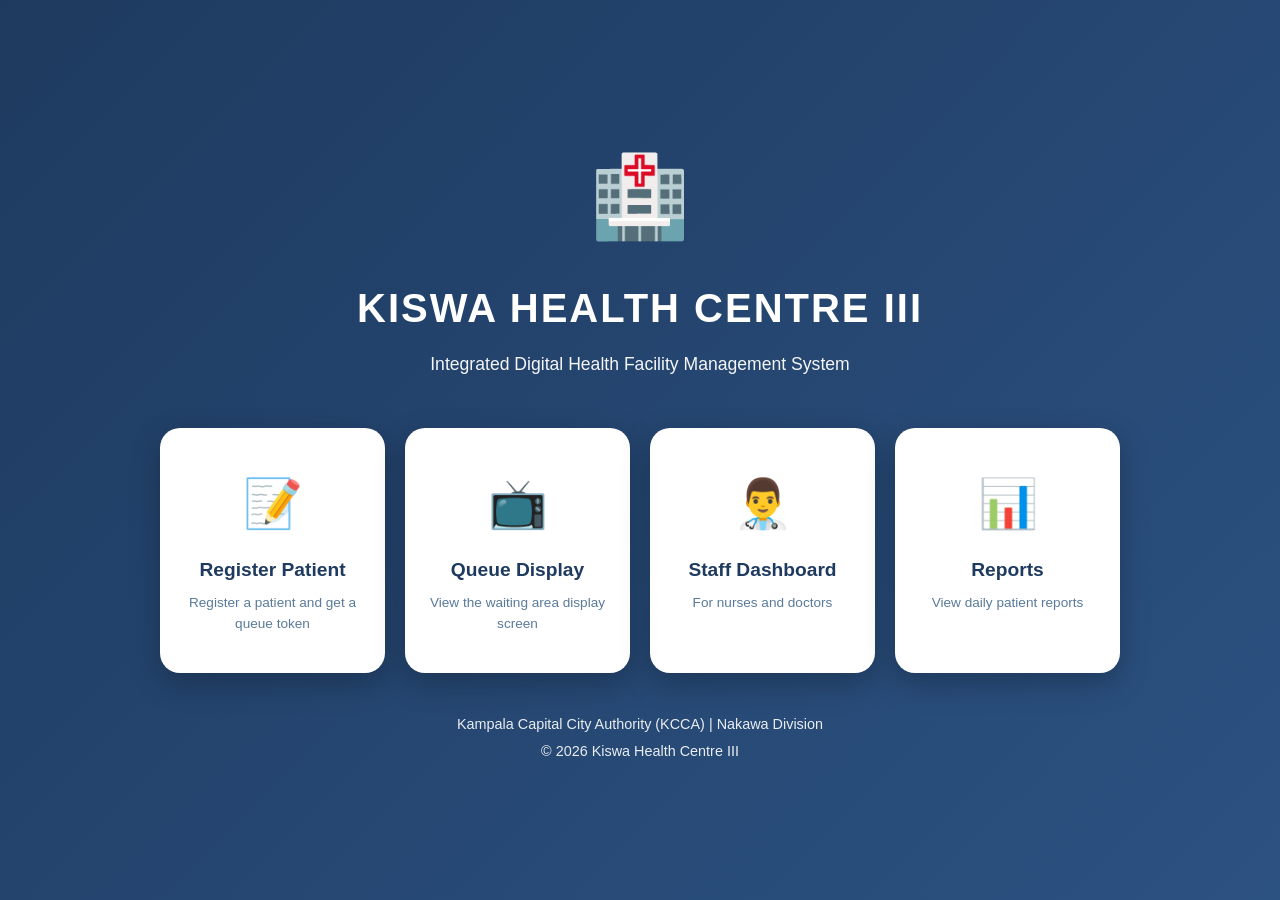
<file: index.html>
<!DOCTYPE html>
<html lang="en">
<head>
    <meta charset="UTF-8">
    <meta name="viewport" content="width=device-width, initial-scale=1.0">
    <title>Kiswa Health Centre III - Home</title>
    <link rel="stylesheet" href="style.css">
</head>
<body class="home-page">

    <div class="home-container">
        
        <div class="home-header">
            <div class="logo-icon">🏥</div>
            <h1>KISWA HEALTH CENTRE III</h1>
            <p class="subtitle">Integrated Digital Health Facility Management System</p>
        </div>

        <div class="home-buttons">

            <a href="register.html" class="home-btn">
                <span class="btn-icon">📝</span>
                <span class="btn-title">Register Patient</span>
                <span class="btn-desc">Register a patient and get a queue token</span>
            </a>

            <a href="display.html" class="home-btn">
                <span class="btn-icon">📺</span>
                <span class="btn-title">Queue Display</span>
                <span class="btn-desc">View the waiting area display screen</span>
            </a>

            <a href="dashboard.html" class="home-btn">
                <span class="btn-icon">👨‍⚕️</span>
                <span class="btn-title">Staff Dashboard</span>
                <span class="btn-desc">For nurses and doctors</span>
            </a>

            <a href="reports.html" class="home-btn">
                <span class="btn-icon">📊</span>
                <span class="btn-title">Reports</span>
                <span class="btn-desc">View daily patient reports</span>
            </a>

        </div>

        <div class="home-footer">
            <p>Kampala Capital City Authority (KCCA) | Nakawa Division</p>
            <p>&copy; 2026 Kiswa Health Centre III</p>
        </div>

    </div>

</body>
</html>
</file>
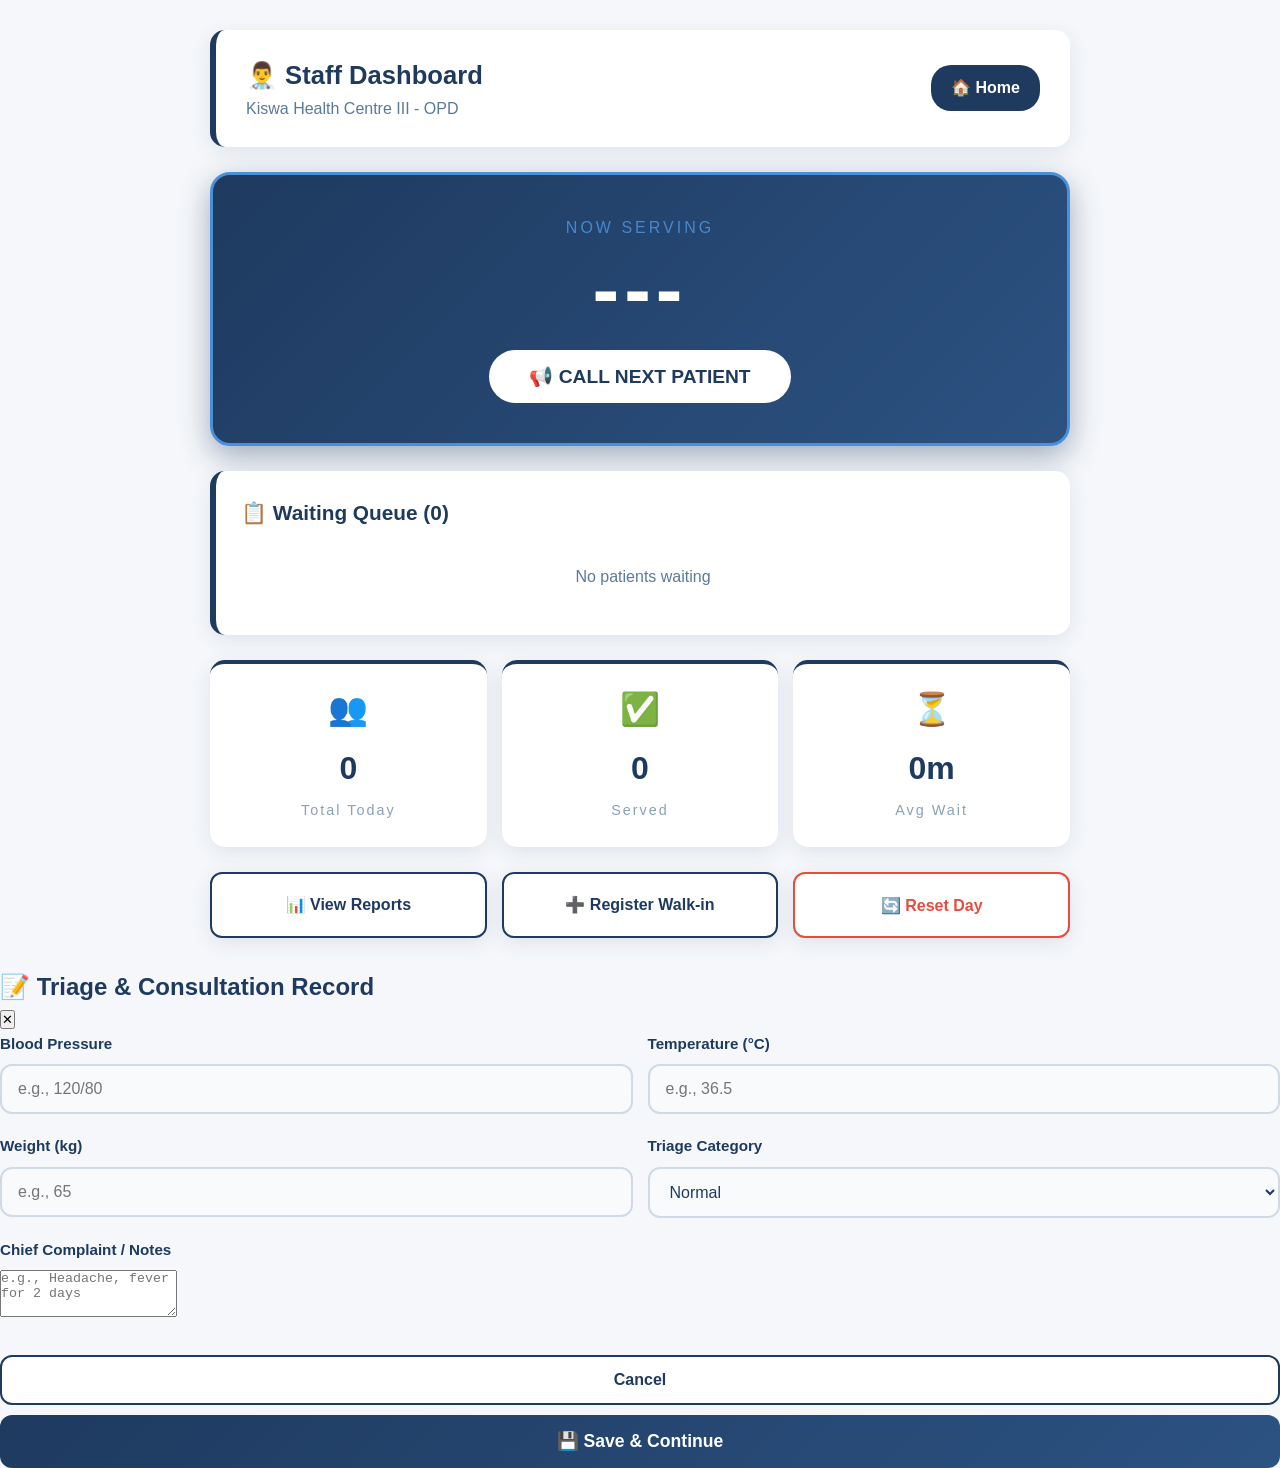
<file: dashboard.html>
<!DOCTYPE html>
<html lang="en">
<head>
    <meta charset="UTF-8">
    <meta name="viewport" content="width=device-width, initial-scale=1.0">
    <title>Staff Dashboard - Kiswa HC III</title>
    <link rel="stylesheet" href="style.css">
</head>
<body class="page-bg">

    <div class="dashboard-container">

        <div class="dashboard-header">
            <div>
                <h1>👨‍⚕️ Staff Dashboard</h1>
                <p>Kiswa Health Centre III - OPD</p>
            </div>
            <a href="index.html" class="logout-btn">🏠 Home</a>
        </div>

        <div class="current-serving-box">
            <div class="serving-label">NOW SERVING</div>
            <div class="serving-number" id="currentServing">---</div>
            <button class="btn-call-next" onclick="callNext()">📢 CALL NEXT PATIENT</button>
        </div>

        <div class="queue-section">
            <h2>📋 Waiting Queue (<span id="waitingCount">0</span>)</h2>
            <div class="queue-list" id="queueList">
                <p style="text-align: center; color: #5a7a9a; padding: 20px;">No patients waiting</p>
            </div>
        </div>

        <div class="quick-stats">
            <div class="stat-card">
                <div class="stat-icon">👥</div>
                <div class="stat-value" id="totalToday">0</div>
                <div class="stat-label">Total Today</div>
            </div>
            <div class="stat-card">
                <div class="stat-icon">✅</div>
                <div class="stat-value" id="servedToday">0</div>
                <div class="stat-label">Served</div>
            </div>
            <div class="stat-card">
                <div class="stat-icon">⏳</div>
                <div class="stat-value" id="avgWait">0m</div>
                <div class="stat-label">Avg Wait</div>
            </div>
        </div>

        <div class="dashboard-actions">
            <a href="reports.html" class="action-btn">📊 View Reports</a>
            <a href="register.html" class="action-btn">➕ Register Walk-in</a>
            <button class="action-btn reset-btn" onclick="resetDay()">🔄 Reset Day</button>
        </div>

    </div>

    <!-- ===== TRIAGE MODAL ===== -->
    <div class="modal-overlay" id="triageModal">
        <div class="modal-box">
            <div class="modal-header">
                <h2>📝 Triage & Consultation Record</h2>
                <button class="modal-close" onclick="closeTriage()">✕</button>
            </div>
            
            <div class="modal-patient-info" id="modalPatientInfo">
                <!-- Patient name & token shown here -->
            </div>

            <form id="triageForm" onsubmit="return saveTriage(event)">
                <div class="form-row">
                    <div class="form-group">
                        <label>Blood Pressure</label>
                        <input type="text" id="bp" placeholder="e.g., 120/80">
                    </div>
                    <div class="form-group">
                        <label>Temperature (°C)</label>
                        <input type="text" id="temp" placeholder="e.g., 36.5">
                    </div>
                </div>

                <div class="form-row">
                    <div class="form-group">
                        <label>Weight (kg)</label>
                        <input type="text" id="weight" placeholder="e.g., 65">
                    </div>
                    <div class="form-group">
                        <label>Triage Category</label>
                        <select id="triageCategory">
                            <option value="Normal">Normal</option>
                            <option value="Urgent">Urgent</option>
                            <option value="Emergency">Emergency</option>
                        </select>
                    </div>
                </div>

                <div class="form-group">
                    <label>Chief Complaint / Notes</label>
                    <textarea id="notes" rows="3" placeholder="e.g., Headache, fever for 2 days"></textarea>
                </div>

                <div class="modal-actions">
                    <button type="button" class="btn-secondary" onclick="closeTriage()">Cancel</button>
                    <button type="submit" class="btn-primary">💾 Save & Continue</button>
                </div>
            </form>
        </div>
    </div>

    <script>
        const STORAGE_KEY = 'kiswa_queue_data';
        let currentTriagePatient = null;

        function getQueueData() {
            const data = localStorage.getItem(STORAGE_KEY);
            if (!data) {
                return { queue: [], currentServing: null, servedCount: 0, date: new Date().toDateString() };
            }
            const parsed = JSON.parse(data);
            if (parsed.date !== new Date().toDateString()) {
                return { queue: [], currentServing: null, servedCount: 0, date: new Date().toDateString() };
            }
            return parsed;
        }

        function saveQueueData(data) {
            localStorage.setItem(STORAGE_KEY, JSON.stringify(data));
        }

        function callNextPatient() {
            const data = getQueueData();
            const waiting = data.queue
                .filter(p => p.status === 'waiting')
                .sort((a, b) => {
                    const priorityOrder = { 'emergency': 1, 'urgent': 2, 'normal': 3 };
                    const pDiff = priorityOrder[a.priority] - priorityOrder[b.priority];
                    if (pDiff !== 0) return pDiff;
                    return a.timeInMs - b.timeInMs;
                });

            if (waiting.length === 0) return null;

            const next = waiting[0];

            if (data.currentServing) {
                const prev = data.queue.find(p => p.token === data.currentServing);
                if (prev && prev.status === 'serving') {
                    prev.status = 'completed';
                    prev.waitTime = Math.round((Date.now() - prev.timeInMs) / 60000);
                    data.servedCount++;
                }
            }

            next.status = 'serving';
            next.calledAt = new Date().toLocaleTimeString('en-GB', { hour: '2-digit', minute: '2-digit' });
            data.currentServing = next.token;

            saveQueueData(data);
            return { token: next.token, patient: next };
        }

        function resetDayData() {
            localStorage.removeItem(STORAGE_KEY);
        }

        function loadDashboard() {
            const data = getQueueData();

            document.getElementById('currentServing').textContent = data.currentServing || '---';

            const waiting = data.queue.filter(p => p.status === 'waiting');
            document.getElementById('waitingCount').textContent = waiting.length;

            const queueList = document.getElementById('queueList');
            if (waiting.length === 0) {
                queueList.innerHTML = '<p style="text-align: center; color: #5a7a9a; padding: 20px;">No patients waiting</p>';
            } else {
                queueList.innerHTML = waiting.map(p => `
                    <div class="queue-item ${p.priority}">
                        <span class="queue-token">${p.token}</span>
                        <span class="queue-name">${p.fullName} (${p.age} yrs)</span>
                        <span class="queue-time">${p.timeIn}</span>
                    </div>
                `).join('');
            }

            document.getElementById('totalToday').textContent = data.queue.length;
            document.getElementById('servedToday').textContent = data.servedCount || 0;

            const served = data.queue.filter(p => p.status === 'completed' && p.waitTime);
            if (served.length > 0) {
                const totalWait = served.reduce((sum, p) => sum + p.waitTime, 0);
                document.getElementById('avgWait').textContent = Math.round(totalWait / served.length) + 'm';
            } else {
                document.getElementById('avgWait').textContent = '0m';
            }
        }

        function callNext() {
            const result = callNextPatient();
            if (result) {
                loadDashboard();
                openTriage(result.patient);
            } else {
                alert('No patients waiting in the queue.');
            }
        }

        function openTriage(patient) {
            currentTriagePatient = patient;
            document.getElementById('modalPatientInfo').innerHTML = `
                <div class="patient-token">${patient.token}</div>
                <div class="patient-name">${patient.fullName}</div>
                <div class="patient-detail">${patient.age} yrs • ${patient.gender} • ${patient.village || 'No village'}</div>
            `;
            document.getElementById('triageModal').classList.add('active');
        }

        function closeTriage() {
            document.getElementById('triageModal').classList.remove('active');
            document.getElementById('triageForm').reset();
            currentTriagePatient = null;
        }

        function saveTriage(e) {
            e.preventDefault();

            if (!currentTriagePatient) return false;

            const data = getQueueData();
            const patient = data.queue.find(p => p.token === currentTriagePatient.token);

            if (patient) {
                patient.triage = {
                    bp: document.getElementById('bp').value.trim() || '—',
                    temp: document.getElementById('temp').value.trim() || '—',
                    weight: document.getElementById('weight').value.trim() || '—',
                    category: document.getElementById('triageCategory').value,
                    notes: document.getElementById('notes').value.trim() || '—',
                    recordedAt: new Date().toLocaleTimeString('en-GB', { hour: '2-digit', minute: '2-digit' })
                };
                saveQueueData(data);
            }

            closeTriage();
            loadDashboard();
            return false;
        }

        function resetDay() {
            if (confirm('⚠️ This will clear all patients for today. Continue?')) {
                resetDayData();
                loadDashboard();
            }
        }

        setInterval(loadDashboard, 3000);
        loadDashboard();
    </script>

</body>
</html>
</file>
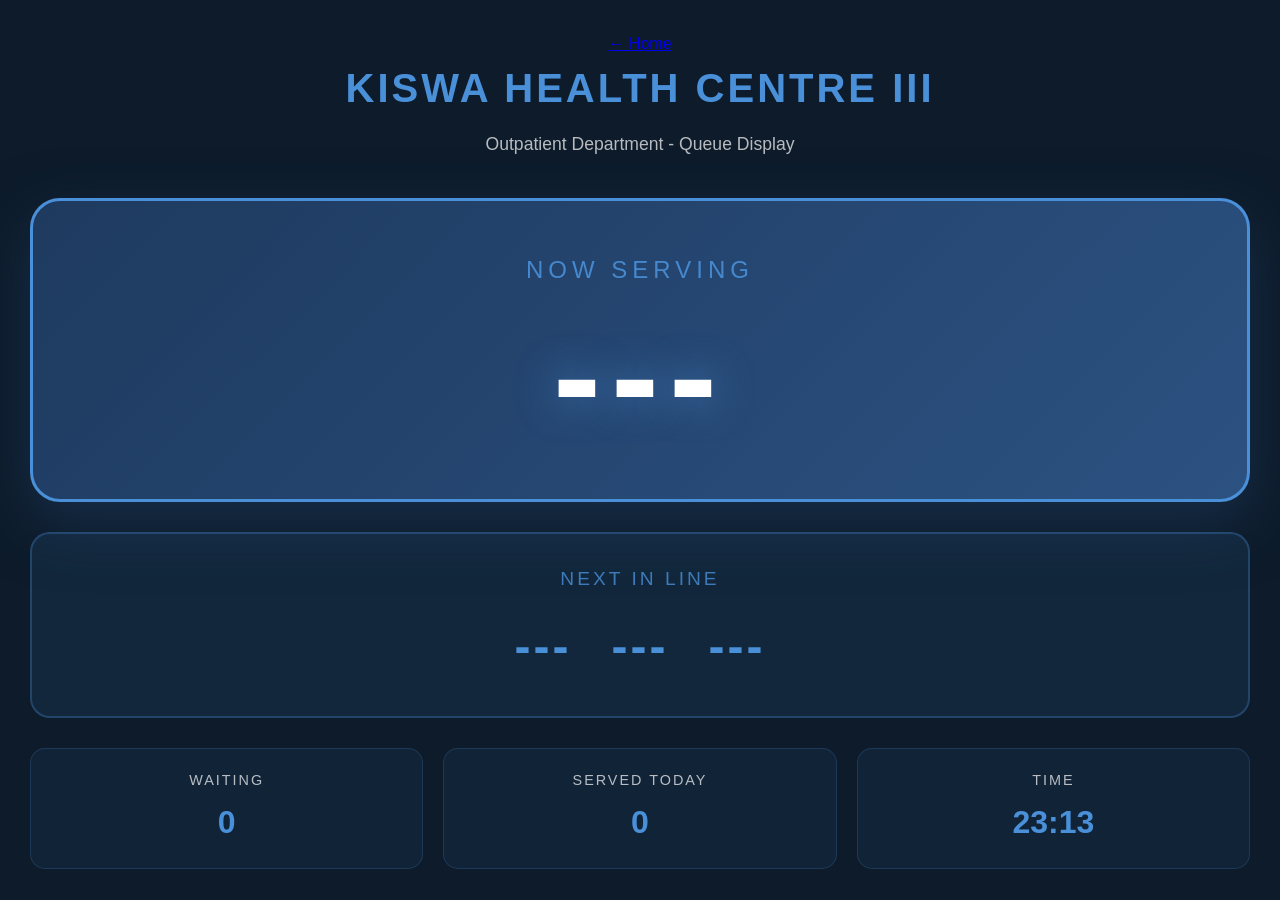
<file: display.html>
<!DOCTYPE html>
<html lang="en">
<head>
    <meta charset="UTF-8">
    <meta name="viewport" content="width=device-width, initial-scale=1.0">
    <title>Queue Display - Kiswa HC III</title>
    <link rel="stylesheet" href="style.css">
</head>
<body class="display-page">

    <div class="display-container">

        <div class="display-header">
            <a href="index.html" class="display-back-btn">← Home</a>
            <h1>KISWA HEALTH CENTRE III</h1>
            <p>Outpatient Department - Queue Display</p>
        </div>

        <div class="now-serving-box">
            <div class="now-serving-label">NOW SERVING</div>
            <div class="now-serving-number" id="currentToken">---</div>
        </div>

        <div class="next-in-line-box">
            <div class="next-label">NEXT IN LINE</div>
            <div class="next-numbers" id="nextTokens">
                <span class="next-token">---</span>
                <span class="next-token">---</span>
                <span class="next-token">---</span>
            </div>
        </div>

        <div class="stats-bar">
            <div class="stat">
                <div class="stat-label">WAITING</div>
                <div class="stat-value" id="waitingCount">0</div>
            </div>
            <div class="stat">
                <div class="stat-label">SERVED TODAY</div>
                <div class="stat-value" id="servedCount">0</div>
            </div>
            <div class="stat">
                <div class="stat-label">TIME</div>
                <div class="stat-value" id="clock">--:--</div>
            </div>
        </div>

    </div>

    <script>
        const STORAGE_KEY = 'kiswa_queue_data';

        function getQueueData() {
            const data = localStorage.getItem(STORAGE_KEY);
            if (!data) {
                return { queue: [], currentServing: null, servedCount: 0, date: new Date().toDateString() };
            }
            const parsed = JSON.parse(data);
            if (parsed.date !== new Date().toDateString()) {
                return { queue: [], currentServing: null, servedCount: 0, date: new Date().toDateString() };
            }
            return parsed;
        }

        function updateDisplay() {
            const data = getQueueData();

            document.getElementById('currentToken').textContent = data.currentServing || '---';

            const waiting = data.queue.filter(p => p.status === 'waiting');
            const nextTokens = document.querySelectorAll('.next-token');
            nextTokens.forEach((el, i) => {
                el.textContent = waiting[i] ? waiting[i].token : '---';
            });

            document.getElementById('waitingCount').textContent = waiting.length;
            document.getElementById('servedCount').textContent = data.servedCount || 0;
        }

        function updateClock() {
            const now = new Date();
            const h = String(now.getHours()).padStart(2, '0');
            const m = String(now.getMinutes()).padStart(2, '0');
            document.getElementById('clock').textContent = h + ':' + m;
        }

        setInterval(updateDisplay, 2000);
        setInterval(updateClock, 1000);
        updateDisplay();
        updateClock();
    </script>

</body>
</html>
</file>
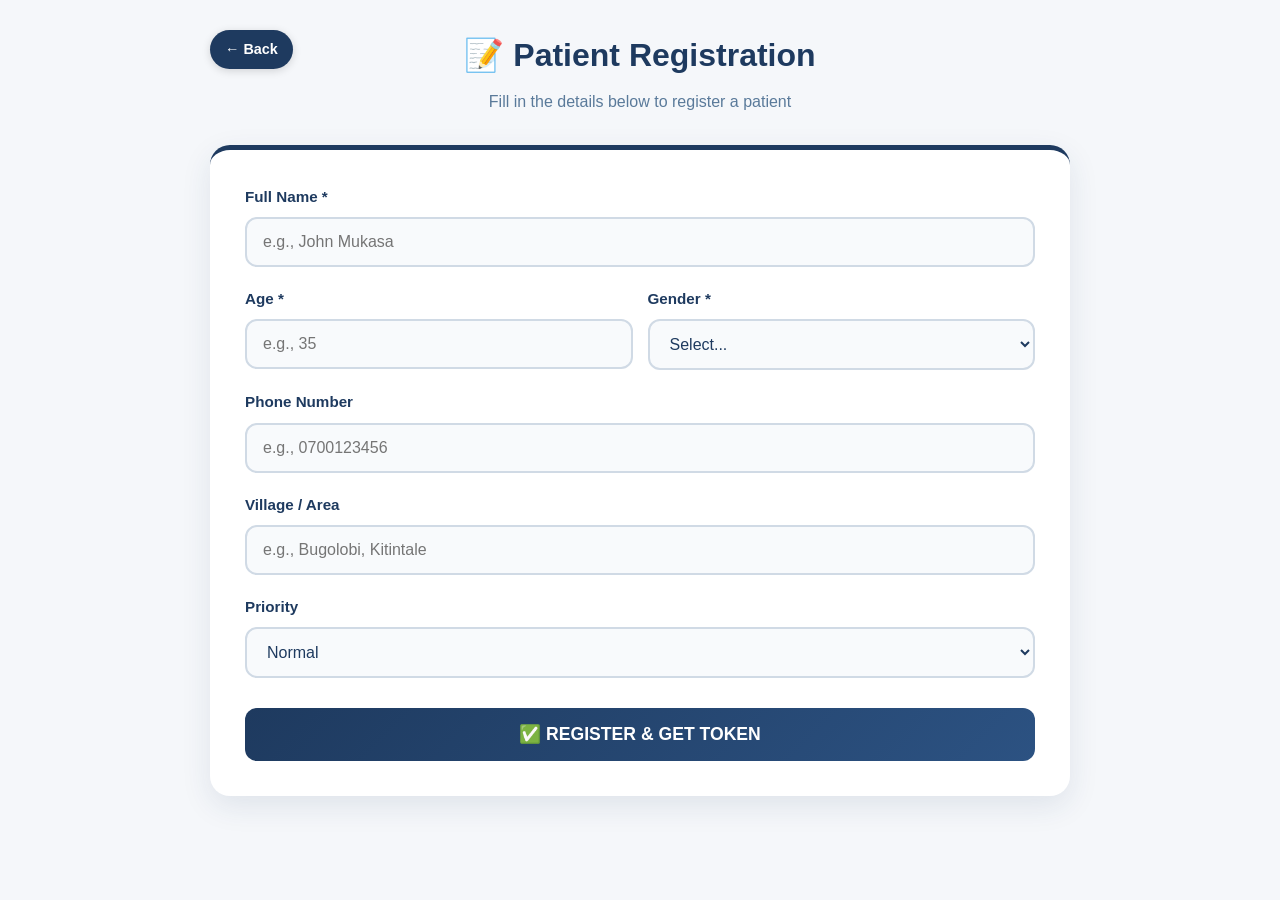
<file: register.html>
<!DOCTYPE html>
<html lang="en">
<head>
    <meta charset="UTF-8">
    <meta name="viewport" content="width=device-width, initial-scale=1.0">
    <title>Register Patient - Kiswa HC III</title>
    <link rel="stylesheet" href="style.css">
</head>
<body class="page-bg">

    <div class="page-container">

        <div class="page-header">
            <a href="index.html" class="back-btn">← Back</a>
            <h1>📝 Patient Registration</h1>
            <p>Fill in the details below to register a patient</p>
        </div>

        <div class="form-card" id="formCard">
            <form id="registerForm" onsubmit="return registerPatient(event)">

                <div class="form-group">
                    <label>Full Name *</label>
                    <input type="text" id="fullName" placeholder="e.g., John Mukasa" required>
                </div>

                <div class="form-row">
                    <div class="form-group">
                        <label>Age *</label>
                        <input type="number" id="age" placeholder="e.g., 35" min="0" max="120" required>
                    </div>
                    <div class="form-group">
                        <label>Gender *</label>
                        <select id="gender" required>
                            <option value="">Select...</option>
                            <option value="Male">Male</option>
                            <option value="Female">Female</option>
                        </select>
                    </div>
                </div>

                <div class="form-group">
                    <label>Phone Number</label>
                    <input type="tel" id="phone" placeholder="e.g., 0700123456">
                </div>

                <div class="form-group">
                    <label>Village / Area</label>
                    <input type="text" id="village" placeholder="e.g., Bugolobi, Kitintale">
                </div>

                <div class="form-group">
                    <label>Priority</label>
                    <select id="priority">
                        <option value="normal">Normal</option>
                        <option value="urgent">Urgent (Elderly, Pregnant)</option>
                        <option value="emergency">Emergency</option>
                    </select>
                </div>

                <button type="submit" class="btn-primary">✅ REGISTER & GET TOKEN</button>
            </form>
        </div>

        <div class="token-card" id="tokenCard" style="display: none;">
            <div class="token-success">✅ Patient Registered!</div>
            <div class="token-label">TOKEN NUMBER</div>
            <div class="token-number" id="tokenNumber">A-001</div>
            <div class="token-patient" id="tokenPatient">John Mukasa</div>
            <div class="token-message">Please wait in the waiting area</div>
            <button class="btn-secondary" onclick="window.print()">🖨️ Print Token</button>
            <button class="btn-primary" onclick="registerAnother()">➕ Register Another Patient</button>
        </div>

    </div>

    <script>
        const STORAGE_KEY = 'kiswa_queue_data';

        function getQueueData() {
            const data = localStorage.getItem(STORAGE_KEY);
            if (!data) {
                return { queue: [], currentServing: null, servedCount: 0, date: new Date().toDateString() };
            }
            const parsed = JSON.parse(data);
            if (parsed.date !== new Date().toDateString()) {
                return { queue: [], currentServing: null, servedCount: 0, date: new Date().toDateString() };
            }
            return parsed;
        }

        function saveQueueData(data) {
            localStorage.setItem(STORAGE_KEY, JSON.stringify(data));
        }

        function generateToken() {
            const data = getQueueData();
            const nextNum = data.queue.length + 1;
            return 'A-' + String(nextNum).padStart(3, '0');
        }

        function addPatient(patient) {
            const data = getQueueData();
            const token = generateToken();
            const now = new Date();
            const timeIn = String(now.getHours()).padStart(2, '0') + ':' + String(now.getMinutes()).padStart(2, '0');

            const newPatient = {
                id: Date.now(),
                token: token,
                fullName: patient.fullName,
                age: patient.age,
                gender: patient.gender,
                phone: patient.phone || '',
                village: patient.village || '',
                priority: patient.priority || 'normal',
                status: 'waiting',
                timeIn: timeIn,
                timeInMs: Date.now(),
                calledAt: null,
                waitTime: null
            };

            data.queue.push(newPatient);
            saveQueueData(data);
            return { token: token, patient: newPatient };
        }

        function registerPatient(e) {
            e.preventDefault();

            const patient = {
                fullName: document.getElementById('fullName').value.trim(),
                age: document.getElementById('age').value,
                gender: document.getElementById('gender').value,
                phone: document.getElementById('phone').value.trim(),
                village: document.getElementById('village').value.trim(),
                priority: document.getElementById('priority').value
            };

            const result = addPatient(patient);

            document.getElementById('formCard').style.display = 'none';
            document.getElementById('tokenCard').style.display = 'block';
            document.getElementById('tokenNumber').textContent = result.token;
            document.getElementById('tokenPatient').textContent = patient.fullName;

            return false;
        }

        function registerAnother() {
            document.getElementById('registerForm').reset();
            document.getElementById('formCard').style.display = 'block';
            document.getElementById('tokenCard').style.display = 'none';
        }
    </script>

</body>
</html>
</file>
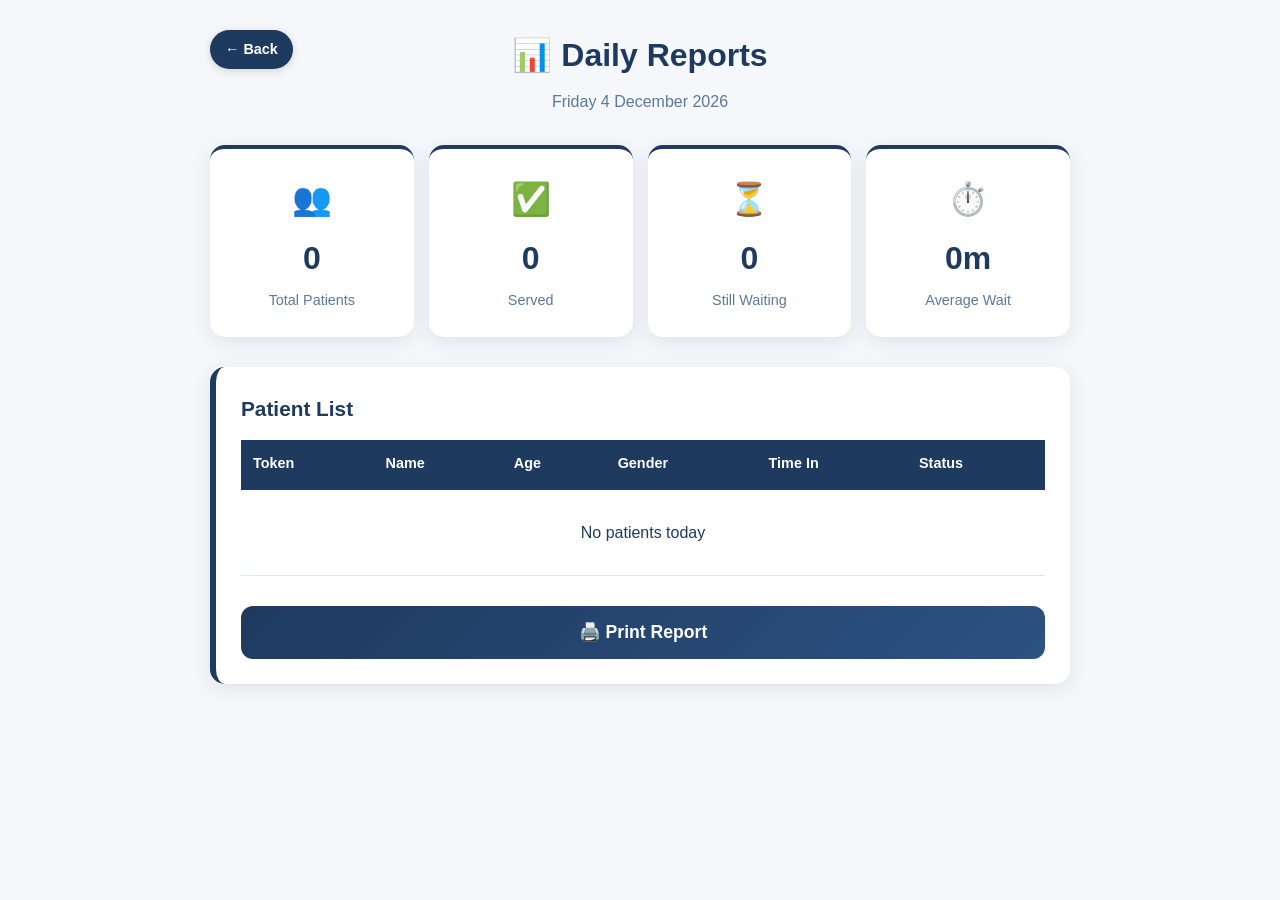
<file: reports.html>
<!DOCTYPE html>
<html lang="en">
<head>
    <meta charset="UTF-8">
    <meta name="viewport" content="width=device-width, initial-scale=1.0">
    <title>Reports - Kiswa HC III</title>
    <link rel="stylesheet" href="style.css">
</head>
<body class="page-bg">

    <div class="reports-container">

        <div class="reports-header">
            <a href="dashboard.html" class="back-btn">← Back</a>
            <h1>📊 Daily Reports</h1>
            <p id="reportDate">Today</p>
        </div>

        <div class="report-summary">
            <div class="report-card">
                <div class="report-icon">👥</div>
                <div class="report-value" id="reportTotal">0</div>
                <div class="report-label">Total Patients</div>
            </div>
            <div class="report-card">
                <div class="report-icon">✅</div>
                <div class="report-value" id="reportServed">0</div>
                <div class="report-label">Served</div>
            </div>
            <div class="report-card">
                <div class="report-icon">⏳</div>
                <div class="report-value" id="reportWaiting">0</div>
                <div class="report-label">Still Waiting</div>
            </div>
            <div class="report-card">
                <div class="report-icon">⏱️</div>
                <div class="report-value" id="reportAvgWait">0m</div>
                <div class="report-label">Average Wait</div>
            </div>
        </div>

        <div class="report-table-section">
            <h2>Patient List</h2>
            <div class="table-wrapper">
                <table class="report-table">
                    <thead>
                        <tr>
                            <th>Token</th>
                            <th>Name</th>
                            <th>Age</th>
                            <th>Gender</th>
                            <th>Time In</th>
                            <th>Status</th>
                        </tr>
                    </thead>
                    <tbody id="reportTableBody">
                        <tr><td colspan="6" style="text-align: center;">Loading...</td></tr>
                    </tbody>
                </table>
            </div>
            <button class="btn-primary" onclick="window.print()">🖨️ Print Report</button>
        </div>

    </div>

    <script>
        const STORAGE_KEY = 'kiswa_queue_data';

        function getQueueData() {
            const data = localStorage.getItem(STORAGE_KEY);
            if (!data) {
                return { queue: [], currentServing: null, servedCount: 0, date: new Date().toDateString() };
            }
            const parsed = JSON.parse(data);
            if (parsed.date !== new Date().toDateString()) {
                return { queue: [], currentServing: null, servedCount: 0, date: new Date().toDateString() };
            }
            return parsed;
        }

        function formatStatus(status) {
            const map = {
                'waiting': '⏳ Waiting',
                'serving': '📢 Serving',
                'completed': '✅ Completed'
            };
            return map[status] || status;
        }

        function loadReport() {
            const data = getQueueData();

            document.getElementById('reportDate').textContent = 
                new Date().toLocaleDateString('en-GB', { 
                    weekday: 'long', day: 'numeric', month: 'long', year: 'numeric' 
                });

            const total = data.queue.length;
            const served = data.queue.filter(p => p.status === 'completed').length;
            const waiting = data.queue.filter(p => p.status === 'waiting').length;

            document.getElementById('reportTotal').textContent = total;
            document.getElementById('reportServed').textContent = served;
            document.getElementById('reportWaiting').textContent = waiting;

            const servedList = data.queue.filter(p => p.status === 'completed' && p.waitTime);
            if (servedList.length > 0) {
                const totalWait = servedList.reduce((sum, p) => sum + p.waitTime, 0);
                document.getElementById('reportAvgWait').textContent = Math.round(totalWait / servedList.length) + 'm';
            } else {
                document.getElementById('reportAvgWait').textContent = '0m';
            }

            const tbody = document.getElementById('reportTableBody');
            if (data.queue.length === 0) {
                tbody.innerHTML = '<tr><td colspan="6" style="text-align: center; padding: 30px;">No patients today</td></tr>';
                return;
            }

            tbody.innerHTML = data.queue.map(p => `
                <tr>
                    <td><strong>${p.token}</strong></td>
                    <td>${p.fullName}</td>
                    <td>${p.age}</td>
                    <td>${p.gender}</td>
                    <td>${p.timeIn}</td>
                    <td><span class="status-badge status-${p.status}">${formatStatus(p.status)}</span></td>
                </tr>
            `).join('');
        }

        loadReport();
    </script>

</body>
</html>
</file>
<file: style.css>
/* ============================================
   KISWA HEALTH CENTRE III - DARK BLUE & WHITE
   ============================================ */

* {
    margin: 0;
    padding: 0;
    box-sizing: border-box;
}

body {
    font-family: 'Segoe UI', Tahoma, Geneva, Verdana, sans-serif;
    background: #f5f7fa;
    color: #1e3a5f;
    line-height: 1.6;
    min-height: 100vh;
}

/* ============================================
   HOME PAGE
   ============================================ */
.home-page {
    display: flex;
    justify-content: center;
    align-items: center;
    background: linear-gradient(135deg, #1e3a5f, #2c5282);
    min-height: 100vh;
}

.home-container {
    max-width: 1000px;
    width: 100%;
    padding: 40px 20px;
    text-align: center;
}

.home-header {
    color: white;
    margin-bottom: 50px;
}

.logo-icon {
    font-size: 5rem;
    margin-bottom: 15px;
}

.home-header h1 {
    font-size: 2.5rem;
    font-weight: 800;
    letter-spacing: 2px;
    margin-bottom: 10px;
}

.subtitle {
    font-size: 1.1rem;
    opacity: 0.95;
}

.home-buttons {
    display: grid;
    grid-template-columns: repeat(auto-fit, minmax(220px, 1fr));
    gap: 20px;
    margin-bottom: 40px;
}

.home-btn {
    background: white;
    padding: 35px 20px;
    border-radius: 20px;
    text-decoration: none;
    color: #1e3a5f;
    box-shadow: 0 10px 30px rgba(0, 0, 0, 0.25);
    transition: all 0.3s ease;
    display: flex;
    flex-direction: column;
    align-items: center;
    border: 3px solid transparent;
}

.home-btn:hover {
    transform: translateY(-10px);
    box-shadow: 0 20px 40px rgba(0, 0, 0, 0.35);
    border-color: #2c5282;
}

.btn-icon {
    font-size: 3rem;
    margin-bottom: 12px;
}

.btn-title {
    font-size: 1.2rem;
    font-weight: 700;
    margin-bottom: 6px;
    color: #1e3a5f;
}

.btn-desc {
    font-size: 0.85rem;
    color: #5a7a9a;
}

.home-footer {
    color: white;
    opacity: 0.9;
    font-size: 0.9rem;
}

.home-footer p {
    margin: 4px 0;
}

/* ============================================
   GENERAL PAGE LAYOUT
   ============================================ */
.page-bg {
    background: #f5f7fa;
}

.page-container,
.reports-container,
.dashboard-container {
    max-width: 900px;
    margin: 0 auto;
    padding: 30px 20px;
}

.page-header,
.reports-header {
    text-align: center;
    margin-bottom: 30px;
    position: relative;
}

.page-header h1,
.reports-header h1 {
    font-size: 2rem;
    color: #1e3a5f;
    margin-bottom: 8px;
}

.page-header p,
.reports-header p {
    color: #5a7a9a;
}

.back-btn {
    position: absolute;
    left: 0;
    top: 0;
    color: white;
    text-decoration: none;
    font-weight: 600;
    padding: 8px 15px;
    border-radius: 20px;
    background: #1e3a5f;
    box-shadow: 0 2px 8px rgba(0, 0, 0, 0.15);
    font-size: 0.9rem;
}

.back-btn:hover {
    background: #2c5282;
}

/* ============================================
   FORMS
   ============================================ */
.form-card {
    background: white;
    padding: 35px;
    border-radius: 20px;
    box-shadow: 0 10px 30px rgba(30, 58, 95, 0.1);
    border-top: 5px solid #1e3a5f;
}

.form-group {
    margin-bottom: 20px;
}

.form-row {
    display: grid;
    grid-template-columns: 1fr 1fr;
    gap: 15px;
}

.form-group label {
    display: block;
    font-weight: 600;
    margin-bottom: 8px;
    color: #1e3a5f;
    font-size: 0.95rem;
}

.form-group input,
.form-group select {
    width: 100%;
    padding: 14px 16px;
    border: 2px solid #d0dae5;
    border-radius: 12px;
    font-size: 1rem;
    font-family: inherit;
    transition: all 0.3s ease;
    background: #f8fafc;
    color: #1e3a5f;
}

.form-group input:focus,
.form-group select:focus {
    outline: none;
    border-color: #1e3a5f;
    background: white;
    box-shadow: 0 0 0 4px rgba(30, 58, 95, 0.15);
}

/* ============================================
   BUTTONS
   ============================================ */
.btn-primary {
    width: 100%;
    padding: 16px;
    background: linear-gradient(135deg, #1e3a5f, #2c5282);
    color: white;
    border: none;
    border-radius: 12px;
    font-size: 1.1rem;
    font-weight: 700;
    cursor: pointer;
    transition: all 0.3s ease;
    text-decoration: none;
    display: inline-block;
    text-align: center;
    margin-top: 10px;
}

.btn-primary:hover {
    transform: translateY(-2px);
    box-shadow: 0 8px 20px rgba(30, 58, 95, 0.4);
    background: linear-gradient(135deg, #2c5282, #1e3a5f);
}

.btn-secondary {
    width: 100%;
    padding: 14px;
    background: white;
    color: #1e3a5f;
    border: 2px solid #1e3a5f;
    border-radius: 12px;
    font-size: 1rem;
    font-weight: 600;
    cursor: pointer;
    transition: all 0.3s ease;
    margin-top: 10px;
}

.btn-secondary:hover {
    background: #1e3a5f;
    color: white;
}

/* ============================================
   TOKEN CARD
   ============================================ */
.token-card {
    background: white;
    padding: 40px;
    border-radius: 20px;
    box-shadow: 0 10px 30px rgba(30, 58, 95, 0.15);
    text-align: center;
    margin-top: 20px;
    border-top: 5px solid #1e3a5f;
}

.token-success {
    color: #27ae60;
    font-size: 1.2rem;
    font-weight: 700;
    margin-bottom: 20px;
}

.token-label {
    color: #5a7a9a;
    font-size: 0.9rem;
    letter-spacing: 2px;
    margin-bottom: 10px;
}

.token-number {
    font-size: 6rem;
    font-weight: 900;
    color: #1e3a5f;
    letter-spacing: 5px;
    margin: 10px 0;
    line-height: 1;
}

.token-patient {
    font-size: 1.3rem;
    font-weight: 600;
    color: #1e3a5f;
    margin-bottom: 15px;
}

.token-message {
    color: #5a7a9a;
    margin-bottom: 20px;
}

/* ============================================
   DISPLAY PAGE
   ============================================ */
.display-page {
    background: #0d1b2a;
    color: white;
    min-height: 100vh;
    display: flex;
    justify-content: center;
    align-items: center;
}

.display-container {
    width: 100%;
    max-width: 1400px;
    padding: 30px;
    text-align: center;
}

.display-header h1 {
    font-size: 2.5rem;
    letter-spacing: 3px;
    margin-bottom: 10px;
    color: #4a90d9;
}

.display-header p {
    font-size: 1.1rem;
    opacity: 0.7;
    margin-bottom: 40px;
}

.now-serving-box {
    background: linear-gradient(135deg, #1e3a5f, #2c5282);
    padding: 50px;
    border-radius: 30px;
    margin-bottom: 30px;
    box-shadow: 0 20px 60px rgba(30, 58, 95, 0.6);
    border: 3px solid #4a90d9;
}

.now-serving-label {
    font-size: 1.5rem;
    letter-spacing: 5px;
    opacity: 0.9;
    margin-bottom: 15px;
    color: #4a90d9;
}

.now-serving-number {
    font-size: 9rem;
    font-weight: 900;
    letter-spacing: 10px;
    line-height: 1;
    color: white;
    text-shadow: 0 0 40px rgba(74, 144, 217, 0.8);
}

.next-in-line-box {
    background: rgba(74, 144, 217, 0.1);
    padding: 30px;
    border-radius: 20px;
    margin-bottom: 30px;
    border: 2px solid rgba(74, 144, 217, 0.3);
}

.next-label {
    font-size: 1.2rem;
    letter-spacing: 3px;
    opacity: 0.8;
    margin-bottom: 15px;
    color: #4a90d9;
}

.next-numbers {
    display: flex;
    justify-content: center;
    gap: 40px;
    flex-wrap: wrap;
}

.next-token {
    font-size: 3rem;
    font-weight: 700;
    color: #4a90d9;
    letter-spacing: 3px;
}

.stats-bar {
    display: grid;
    grid-template-columns: repeat(3, 1fr);
    gap: 20px;
}

.stat {
    background: rgba(74, 144, 217, 0.08);
    padding: 20px;
    border-radius: 15px;
    border: 1px solid rgba(74, 144, 217, 0.2);
}

.stat-label {
    font-size: 0.9rem;
    opacity: 0.7;
    letter-spacing: 2px;
    margin-bottom: 5px;
}

.stat-value {
    font-size: 2rem;
    font-weight: 700;
    color: #4a90d9;
}

/* ============================================
   DASHBOARD
   ============================================ */
.dashboard-header {
    display: flex;
    justify-content: space-between;
    align-items: center;
    background: white;
    padding: 25px 30px;
    border-radius: 15px;
    box-shadow: 0 5px 20px rgba(30, 58, 95, 0.1);
    margin-bottom: 25px;
    flex-wrap: wrap;
    gap: 15px;
    border-left: 6px solid #1e3a5f;
}

.dashboard-header h1 {
    color: #1e3a5f;
    font-size: 1.6rem;
}

.dashboard-header p {
    color: #5a7a9a;
}

.logout-btn {
    background: #1e3a5f;
    color: white;
    padding: 10px 20px;
    border-radius: 20px;
    text-decoration: none;
    font-weight: 600;
}

.logout-btn:hover {
    background: #2c5282;
}

.current-serving-box {
    background: linear-gradient(135deg, #1e3a5f, #2c5282);
    color: white;
    padding: 40px;
    border-radius: 20px;
    text-align: center;
    margin-bottom: 25px;
    box-shadow: 0 10px 30px rgba(30, 58, 95, 0.4);
    border: 3px solid #4a90d9;
}

.serving-label {
    font-size: 1rem;
    letter-spacing: 3px;
    opacity: 0.9;
    margin-bottom: 10px;
    color: #4a90d9;
}

.serving-number {
    font-size: 5rem;
    font-weight: 900;
    letter-spacing: 5px;
    margin-bottom: 20px;
    line-height: 1;
}

.btn-call-next {
    background: white;
    color: #1e3a5f;
    border: none;
    padding: 15px 40px;
    border-radius: 30px;
    font-size: 1.2rem;
    font-weight: 800;
    cursor: pointer;
    transition: all 0.3s ease;
}

.btn-call-next:hover {
    transform: scale(1.05);
    box-shadow: 0 10px 30px rgba(0, 0, 0, 0.3);
    background: #f5f7fa;
}

.btn-call-next:disabled {
    opacity: 0.5;
    cursor: not-allowed;
}

.queue-section {
    background: white;
    padding: 25px;
    border-radius: 15px;
    box-shadow: 0 5px 20px rgba(30, 58, 95, 0.1);
    margin-bottom: 25px;
    border-left: 6px solid #1e3a5f;
}

.queue-section h2 {
    color: #1e3a5f;
    margin-bottom: 15px;
    font-size: 1.3rem;
}

.queue-list {
    display: flex;
    flex-direction: column;
    gap: 10px;
}

.queue-item {
    display: flex;
    justify-content: space-between;
    align-items: center;
    padding: 15px 20px;
    background: #f8fafc;
    border-radius: 10px;
    border-left: 4px solid #1e3a5f;
}

.queue-item.urgent {
    border-left-color: #f39c12;
}

.queue-item.emergency {
    border-left-color: #e74c3c;
}

.queue-token {
    font-size: 1.5rem;
    font-weight: 800;
    color: #1e3a5f;
    min-width: 80px;
}

.queue-name {
    flex: 1;
    font-weight: 600;
    color: #1e3a5f;
}

.queue-time {
    color: #5a7a9a;
    font-size: 0.9rem;
}

.quick-stats {
    display: grid;
    grid-template-columns: repeat(3, 1fr);
    gap: 15px;
    margin-bottom: 25px;
}

.stat-card {
    background: white;
    padding: 20px;
    border-radius: 15px;
    text-align: center;
    box-shadow: 0 5px 20px rgba(30, 58, 95, 0.1);
    border-top: 4px solid #1e3a5f;
}

.stat-icon {
    font-size: 2rem;
    margin-bottom: 8px;
}

.stat-card .stat-value {
    font-size: 2rem;
    font-weight: 800;
    color: #1e3a5f;
    margin-bottom: 5px;
}

.stat-card .stat-label {
    color: #5a7a9a;
    font-size: 0.9rem;
}

.dashboard-actions {
    display: grid;
    grid-template-columns: repeat(auto-fit, minmax(180px, 1fr));
    gap: 15px;
}

.action-btn {
    background: white;
    color: #1e3a5f;
    padding: 18px;
    border-radius: 12px;
    text-decoration: none;
    font-weight: 700;
    text-align: center;
    box-shadow: 0 5px 20px rgba(30, 58, 95, 0.1);
    transition: all 0.3s ease;
    border: 2px solid #1e3a5f;
    cursor: pointer;
    font-size: 1rem;
}

.action-btn:hover {
    background: #1e3a5f;
    color: white;
    transform: translateY(-3px);
}

.reset-btn {
    background: white;
    color: #e74c3c;
    border-color: #e74c3c;
}

.reset-btn:hover {
    background: #e74c3c;
    color: white;
}

/* ============================================
   REPORTS
   ============================================ */
.report-summary {
    display: grid;
    grid-template-columns: repeat(auto-fit, minmax(150px, 1fr));
    gap: 15px;
    margin-bottom: 30px;
}

.report-card {
    background: white;
    padding: 25px;
    border-radius: 15px;
    text-align: center;
    box-shadow: 0 5px 20px rgba(30, 58, 95, 0.1);
    border-top: 4px solid #1e3a5f;
}

.report-icon {
    font-size: 2rem;
    margin-bottom: 8px;
}

.report-value {
    font-size: 2rem;
    font-weight: 800;
    color: #1e3a5f;
    margin-bottom: 5px;
}

.report-label {
    color: #5a7a9a;
    font-size: 0.9rem;
}

.report-table-section {
    background: white;
    padding: 25px;
    border-radius: 15px;
    box-shadow: 0 5px 20px rgba(30, 58, 95, 0.1);
    border-left: 6px solid #1e3a5f;
}

.report-table-section h2 {
    color: #1e3a5f;
    margin-bottom: 15px;
    font-size: 1.3rem;
}

.table-wrapper {
    overflow-x: auto;
    margin-bottom: 20px;
}

.report-table {
    width: 100%;
    border-collapse: collapse;
}

.report-table thead {
    background: #1e3a5f;
}

.report-table th {
    padding: 12px;
    text-align: left;
    color: white;
    font-weight: 700;
    font-size: 0.9rem;
    border-bottom: 2px solid #1e3a5f;
}

.report-table td {
    padding: 12px;
    border-bottom: 1px solid #e0e7ed;
    color: #1e3a5f;
}

.report-table tbody tr:hover {
    background: #f8fafc;
}

.status-badge {
    display: inline-block;
    padding: 4px 12px;
    border-radius: 15px;
    font-size: 0.8rem;
    font-weight: 600;
}

.status-waiting {
    background: #fef9e7;
    color: #f39c12;
}

.status-serving {
    background: #ebf5fb;
    color: #1e3a5f;
}

.status-completed {
    background: #eafaf1;
    color: #27ae60;
}

/* ============================================
   RESPONSIVE
   ============================================ */
@media (max-width: 768px) {
    .home-header h1 {
        font-size: 1.8rem;
    }

    .display-header h1 {
        font-size: 1.5rem;
    }

    .now-serving-number {
        font-size: 5rem;
        letter-spacing: 5px;
    }

    .next-token {
        font-size: 1.8rem;
    }

    .serving-number {
        font-size: 3.5rem;
    }

    .form-row {
        grid-template-columns: 1fr;
    }

    .quick-stats,
    .stats-bar,
    .report-summary {
        grid-template-columns: 1fr 1fr;
    }

    .queue-item {
        flex-direction: column;
        align-items: flex-start;
        gap: 5px;
    }
}

@media (max-width: 480px) {
    .home-header h1 {
        font-size: 1.4rem;
    }

    .logo-icon {
        font-size: 3rem;
    }

    .btn-icon {
        font-size: 2.2rem;
    }

    .now-serving-number {
        font-size: 3.5rem;
        letter-spacing: 3px;
    }

    .next-numbers {
        gap: 20px;
    }

    .next-token {
        font-size: 1.4rem;
    }

    .quick-stats,
    .stats-bar,
    .report-summary {
        grid-template-columns: 1fr;
    }

    .token-number {
        font-size: 4rem;
    }
}
</file>
